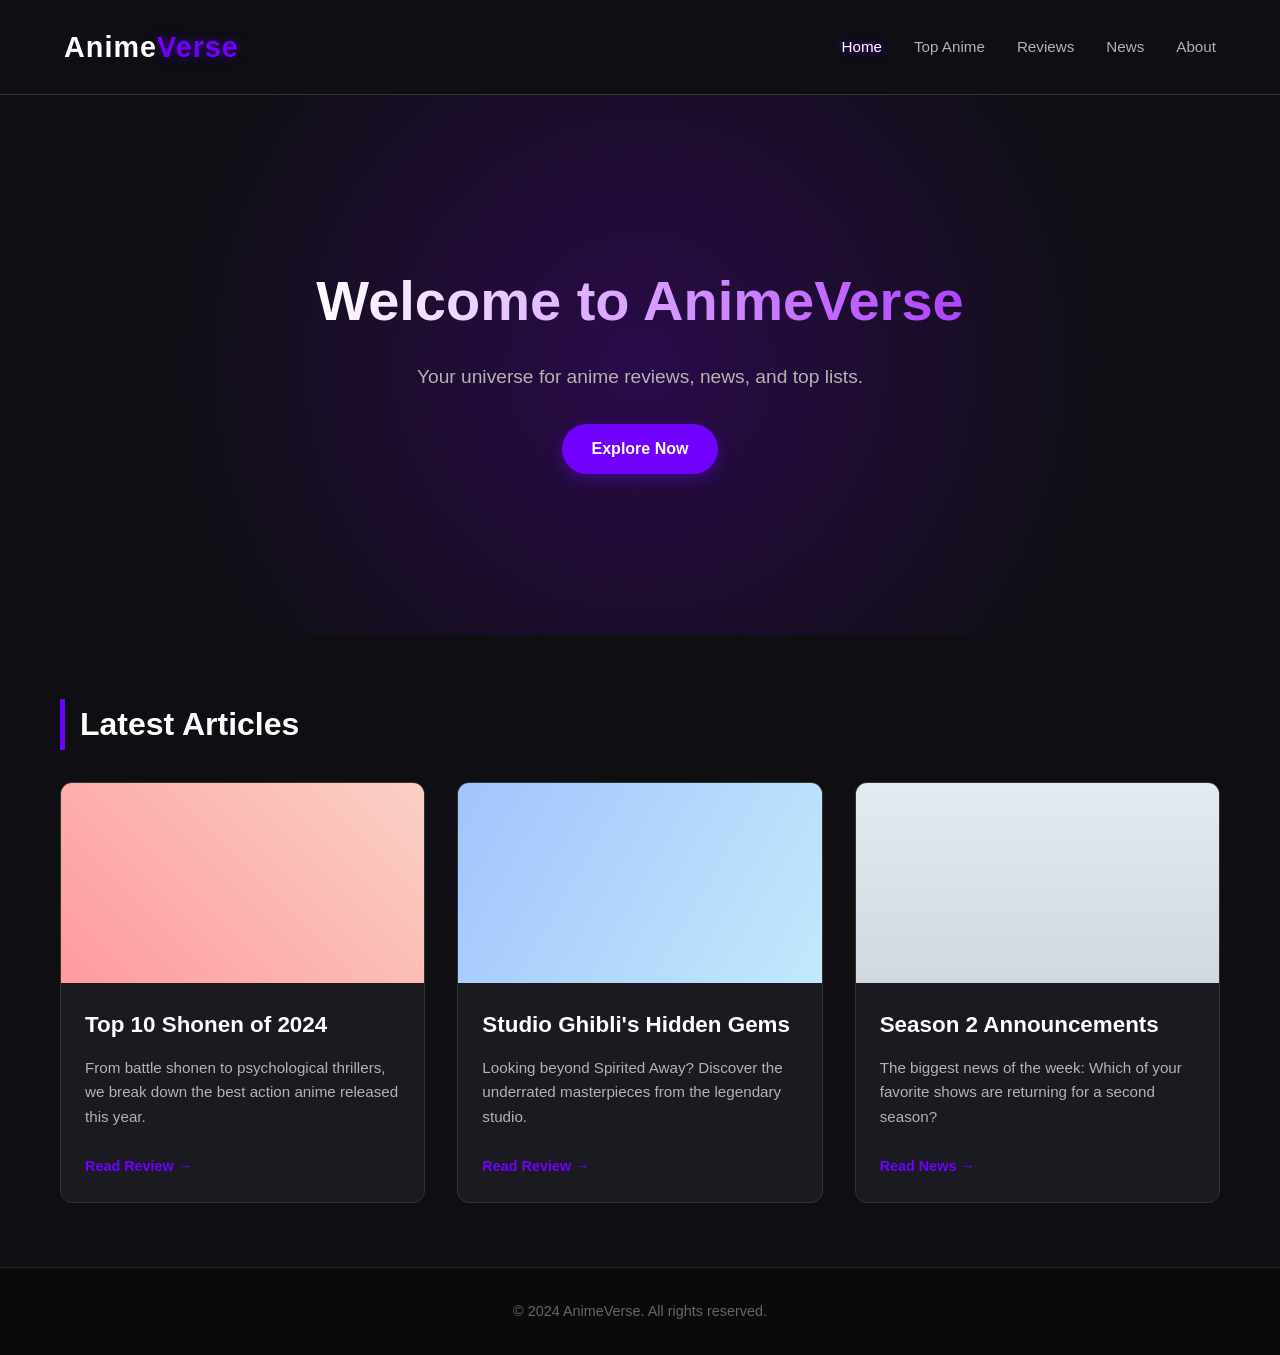
<file: index.html>
<!DOCTYPE html>
<html lang="en">
<head>
    <meta charset="UTF-8">
    <meta name="viewport" content="width=device-width, initial-scale=1.0">
    <title>AnimeVerse - Your Universe for Anime</title>
    <link rel="stylesheet" href="style.css">
</head>
<body>

    <!-- Navigation Bar -->
    <nav class="navbar">
        <div class="logo">Anime<span class="highlight">Verse</span></div>
        <ul class="nav-links">
            <li><a href="#" class="active">Home</a></li>
            <li><a href="#">Top Anime</a></li>
            <li><a href="#">Reviews</a></li>
            <li><a href="#">News</a></li>
            <li><a href="#">About</a></li>
        </ul>
    </nav>

    <!-- Hero Section -->
    <header class="hero">
        <div class="hero-content">
            <h1>Welcome to AnimeVerse</h1>
            <p>Your universe for anime reviews, news, and top lists.</p>
            <a href="#latest" class="btn-primary">Explore Now</a>
        </div>
    </header>

    <!-- Latest Articles Section -->
    <main class="container" id="latest">
        <h2 class="section-title">Latest Articles</h2>
        
        <div class="card-grid">
            <!-- Card 1 -->
            <article class="card">
                <div class="card-image" style="background: linear-gradient(45deg, #ff9a9e 0%, #fad0c4 99%, #fad0c4 100%);"></div>
                <div class="card-content">
                    <h3>Top 10 Shonen of 2024</h3>
                    <p>From battle shonen to psychological thrillers, we break down the best action anime released this year.</p>
                    <a href="#" class="read-more">Read Review &rarr;</a>
                </div>
            </article>

            <!-- Card 2 -->
            <article class="card">
                <div class="card-image" style="background: linear-gradient(120deg, #a1c4fd 0%, #c2e9fb 100%);"></div>
                <div class="card-content">
                    <h3>Studio Ghibli's Hidden Gems</h3>
                    <p>Looking beyond Spirited Away? Discover the underrated masterpieces from the legendary studio.</p>
                    <a href="#" class="read-more">Read Review &rarr;</a>
                </div>
            </article>

            <!-- Card 3 -->
            <article class="card">
                <div class="card-image" style="background: linear-gradient(to top, #cfd9df 0%, #e2ebf0 100%);"></div>
                <div class="card-content">
                    <h3>Season 2 Announcements</h3>
                    <p>The biggest news of the week: Which of your favorite shows are returning for a second season?</p>
                    <a href="#" class="read-more">Read News &rarr;</a>
                </div>
            </article>
        </div>
    </main>

    <!-- Footer -->
    <footer>
        <p>&copy; 2024 AnimeVerse. All rights reserved.</p>
    </footer>

</body>
</html>
</file>
<file: style.css>
/* --- CSS Variables & Reset --- */
:root {
    --bg-color: #0f0f13;
    --card-bg: #1a1a20;
    --text-main: #ffffff;
    --text-secondary: #b3b3b3;
    --accent-color: #7000ff; /* Deep Purple */
    --accent-glow: #b042ff;
    --nav-bg: rgba(15, 15, 19, 0.95);
}

* {
    margin: 0;
    padding: 0;
    box-sizing: border-box;
}

body {
    font-family: 'Segoe UI', Tahoma, Geneva, Verdana, sans-serif;
    background-color: var(--bg-color);
    color: var(--text-main);
    line-height: 1.6;
}

a {
    text-decoration: none;
    color: inherit;
    transition: 0.3s;
}

ul {
    list-style: none;
}

/* --- Navigation --- */
.navbar {
    display: flex;
    justify-content: space-between;
    align-items: center;
    padding: 1.5rem 5%;
    background-color: var(--nav-bg);
    position: sticky;
    top: 0;
    z-index: 1000;
    border-bottom: 1px solid #333;
}

.logo {
    font-size: 1.8rem;
    font-weight: 800;
    letter-spacing: 1px;
}

.logo .highlight {
    color: var(--accent-color);
    text-shadow: 0 0 10px rgba(112, 0, 255, 0.5);
}

.nav-links {
    display: flex;
    gap: 2rem;
}

.nav-links a {
    font-weight: 500;
    font-size: 0.95rem;
    color: var(--text-secondary);
}

.nav-links a:hover, .nav-links a.active {
    color: var(--text-main);
    text-shadow: 0 0 8px var(--accent-color);
}

/* --- Hero Section --- */
.hero {
    height: 60vh;
    display: flex;
    justify-content: center;
    align-items: center;
    text-align: center;
    background: radial-gradient(circle at center, #2a0a4a 0%, var(--bg-color) 70%);
    padding: 0 20px;
}

.hero h1 {
    font-size: 3.5rem;
    margin-bottom: 1rem;
    background: linear-gradient(to right, #fff, #b042ff);
    -webkit-background-clip: text;
    -webkit-text-fill-color: transparent;
}

.hero p {
    font-size: 1.2rem;
    color: var(--text-secondary);
    margin-bottom: 2rem;
    max-width: 600px;
    margin-left: auto;
    margin-right: auto;
}

.btn-primary {
    display: inline-block;
    padding: 12px 30px;
    background: var(--accent-color);
    color: white;
    border-radius: 50px;
    font-weight: 600;
    box-shadow: 0 4px 15px rgba(112, 0, 255, 0.4);
}

.btn-primary:hover {
    background: var(--accent-glow);
    transform: translateY(-2px);
}

/* --- Main Content --- */
.container {
    max-width: 1200px;
    margin: 0 auto;
    padding: 4rem 20px;
}

.section-title {
    font-size: 2rem;
    margin-bottom: 2rem;
    border-left: 5px solid var(--accent-color);
    padding-left: 15px;
}

/* --- Card Grid --- */
.card-grid {
    display: grid;
    grid-template-columns: repeat(auto-fit, minmax(300px, 1fr));
    gap: 2rem;
}

.card {
    background-color: var(--card-bg);
    border-radius: 12px;
    overflow: hidden;
    transition: transform 0.3s ease, box-shadow 0.3s ease;
    border: 1px solid #333;
}

.card:hover {
    transform: translateY(-10px);
    box-shadow: 0 10px 20px rgba(0, 0, 0, 0.5);
    border-color: var(--accent-color);
}

.card-image {
    height: 200px;
    width: 100%;
    /* Placeholder gradient since no images provided */
}

.card-content {
    padding: 1.5rem;
}

.card-content h3 {
    font-size: 1.4rem;
    margin-bottom: 0.8rem;
    color: var(--text-main);
}

.card-content p {
    color: var(--text-secondary);
    font-size: 0.95rem;
    margin-bottom: 1.5rem;
}

.read-more {
    color: var(--accent-color);
    font-weight: 600;
    font-size: 0.9rem;
}

.read-more:hover {
    color: var(--accent-glow);
}

/* --- Footer --- */
footer {
    text-align: center;
    padding: 2rem;
    background-color: #0a0a0c;
    color: #666;
    font-size: 0.9rem;
    border-top: 1px solid #222;
}

/* --- Mobile Responsiveness --- */
@media (max-width: 768px) {
    .navbar {
        flex-direction: column;
        gap: 1rem;
    }

    .nav-links {
        gap: 1rem;
        font-size: 0.9rem;
    }

    .hero h1 {
        font-size: 2.5rem;
    }
}
</file>
